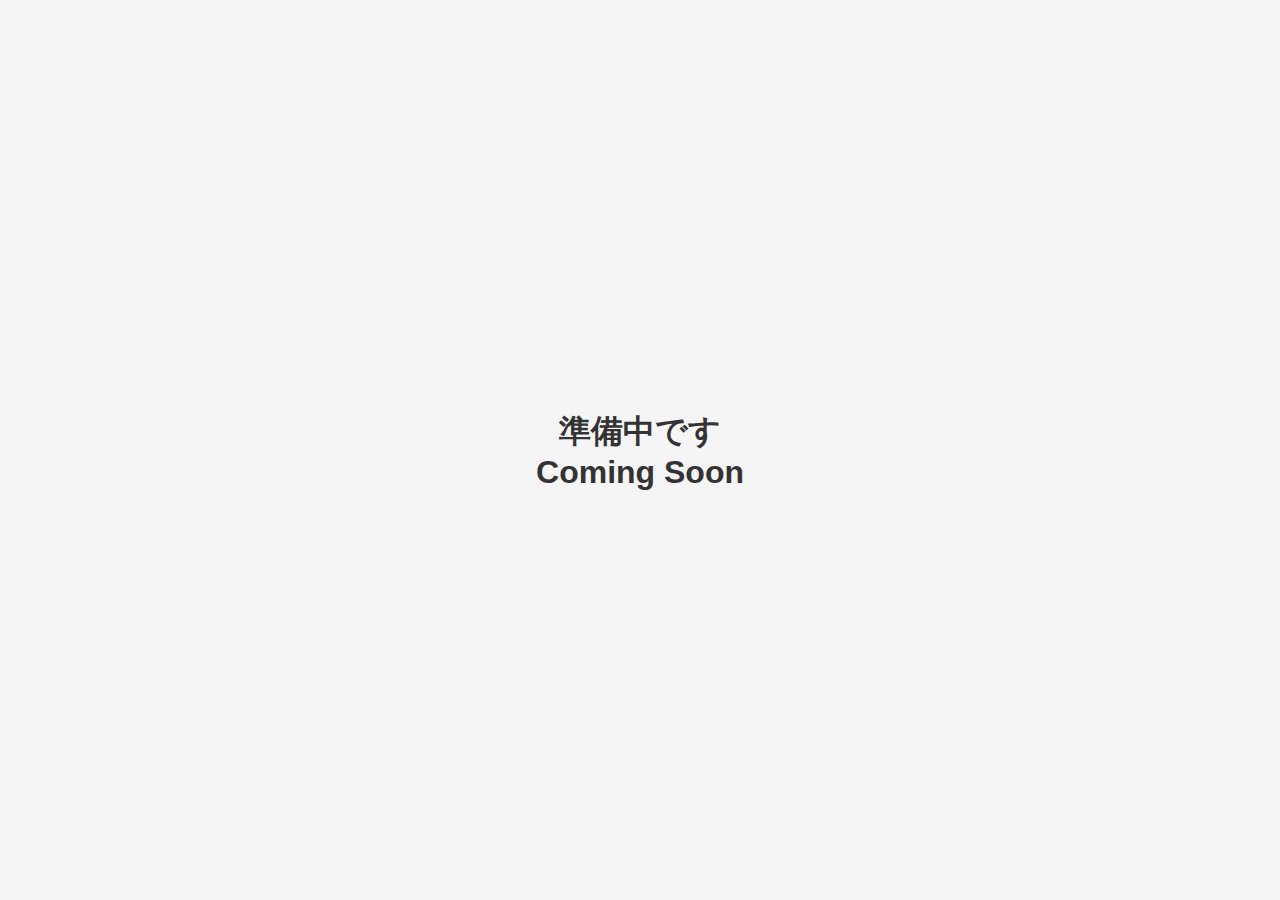
<file: contact.html>
<!DOCTYPE html>
<html lang="ja">
<head>
  <meta charset="UTF-8">
  <title>準備中 / Coming Soon</title>
  <style>
    body {
      display: flex;
      justify-content: center;
      align-items: center;
      height: 100vh;
      margin: 0;
      font-family: sans-serif;
      background: #f5f5f5;
      color: #333;
      text-align: center;
    }
  </style>
</head>
<body>
  <div>
    <h1>準備中です<br>Coming Soon</h1>
  </div>
</body>
</html>
</file>
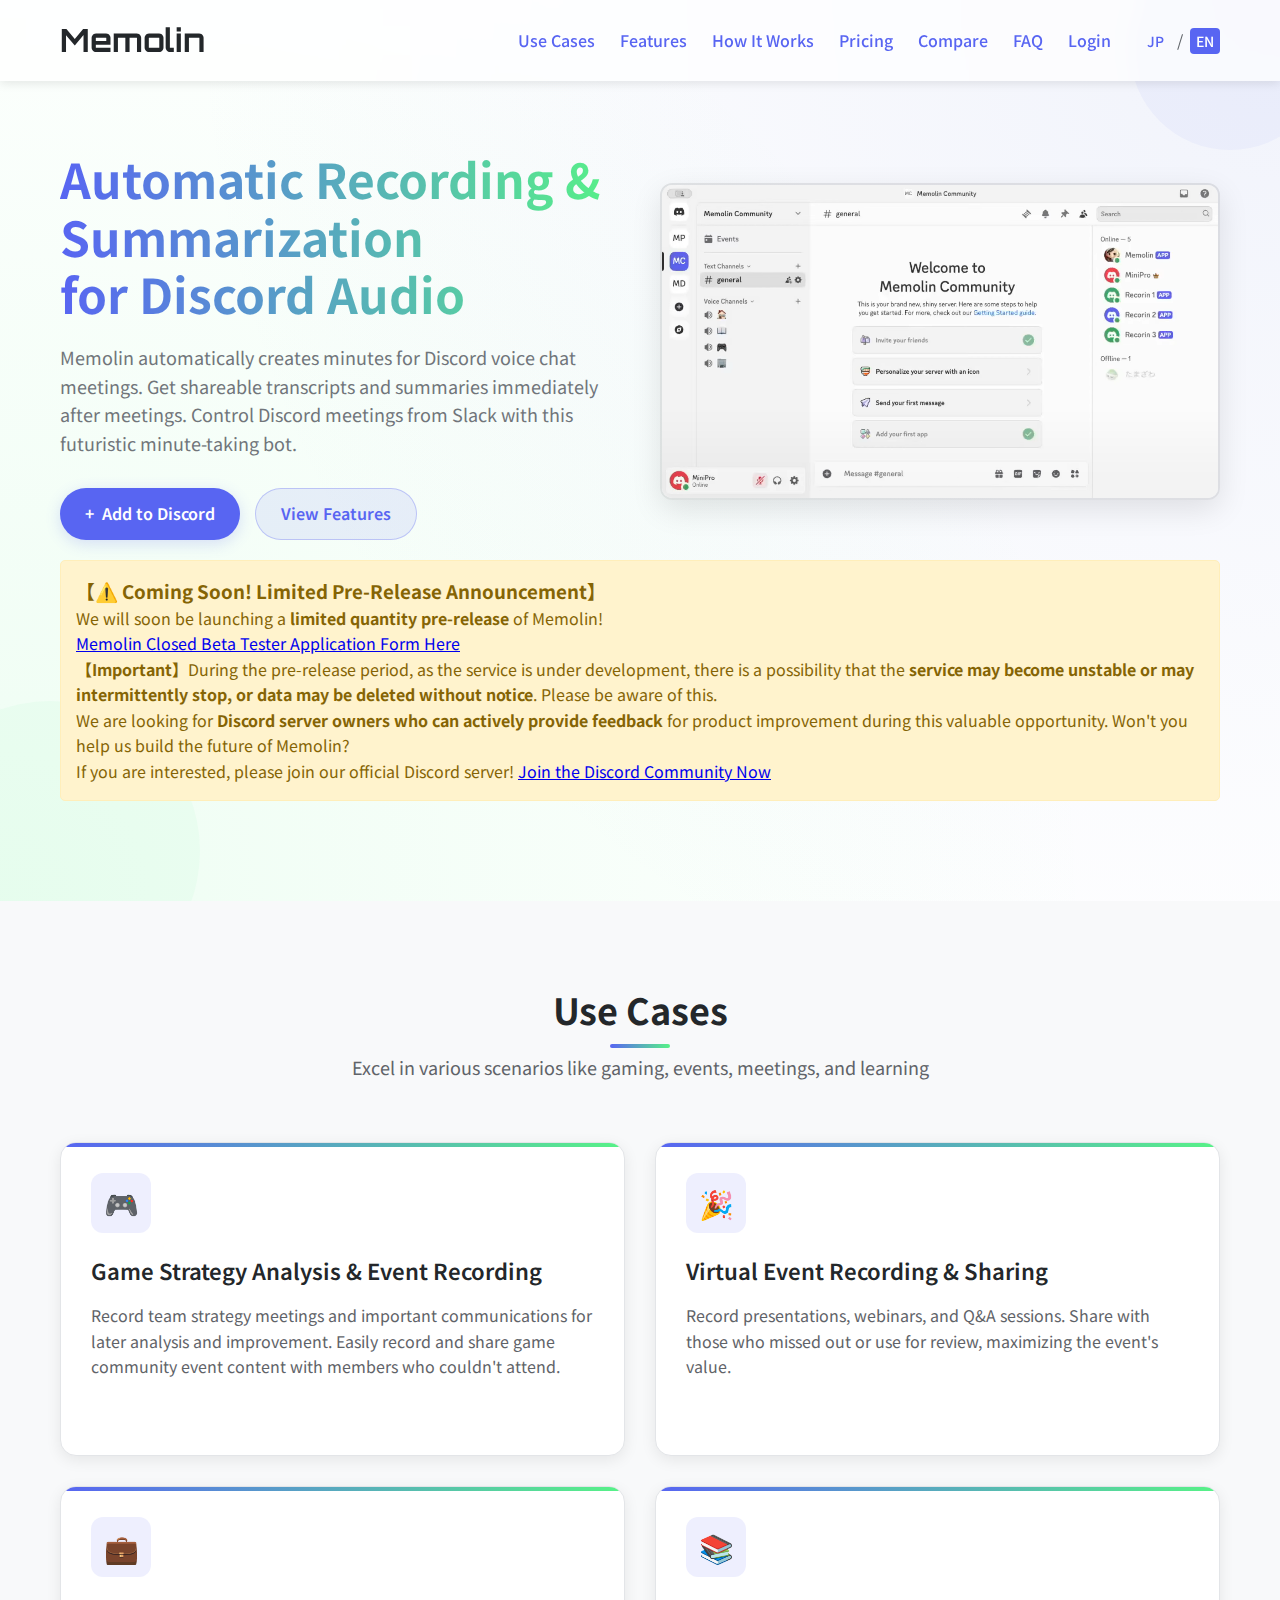
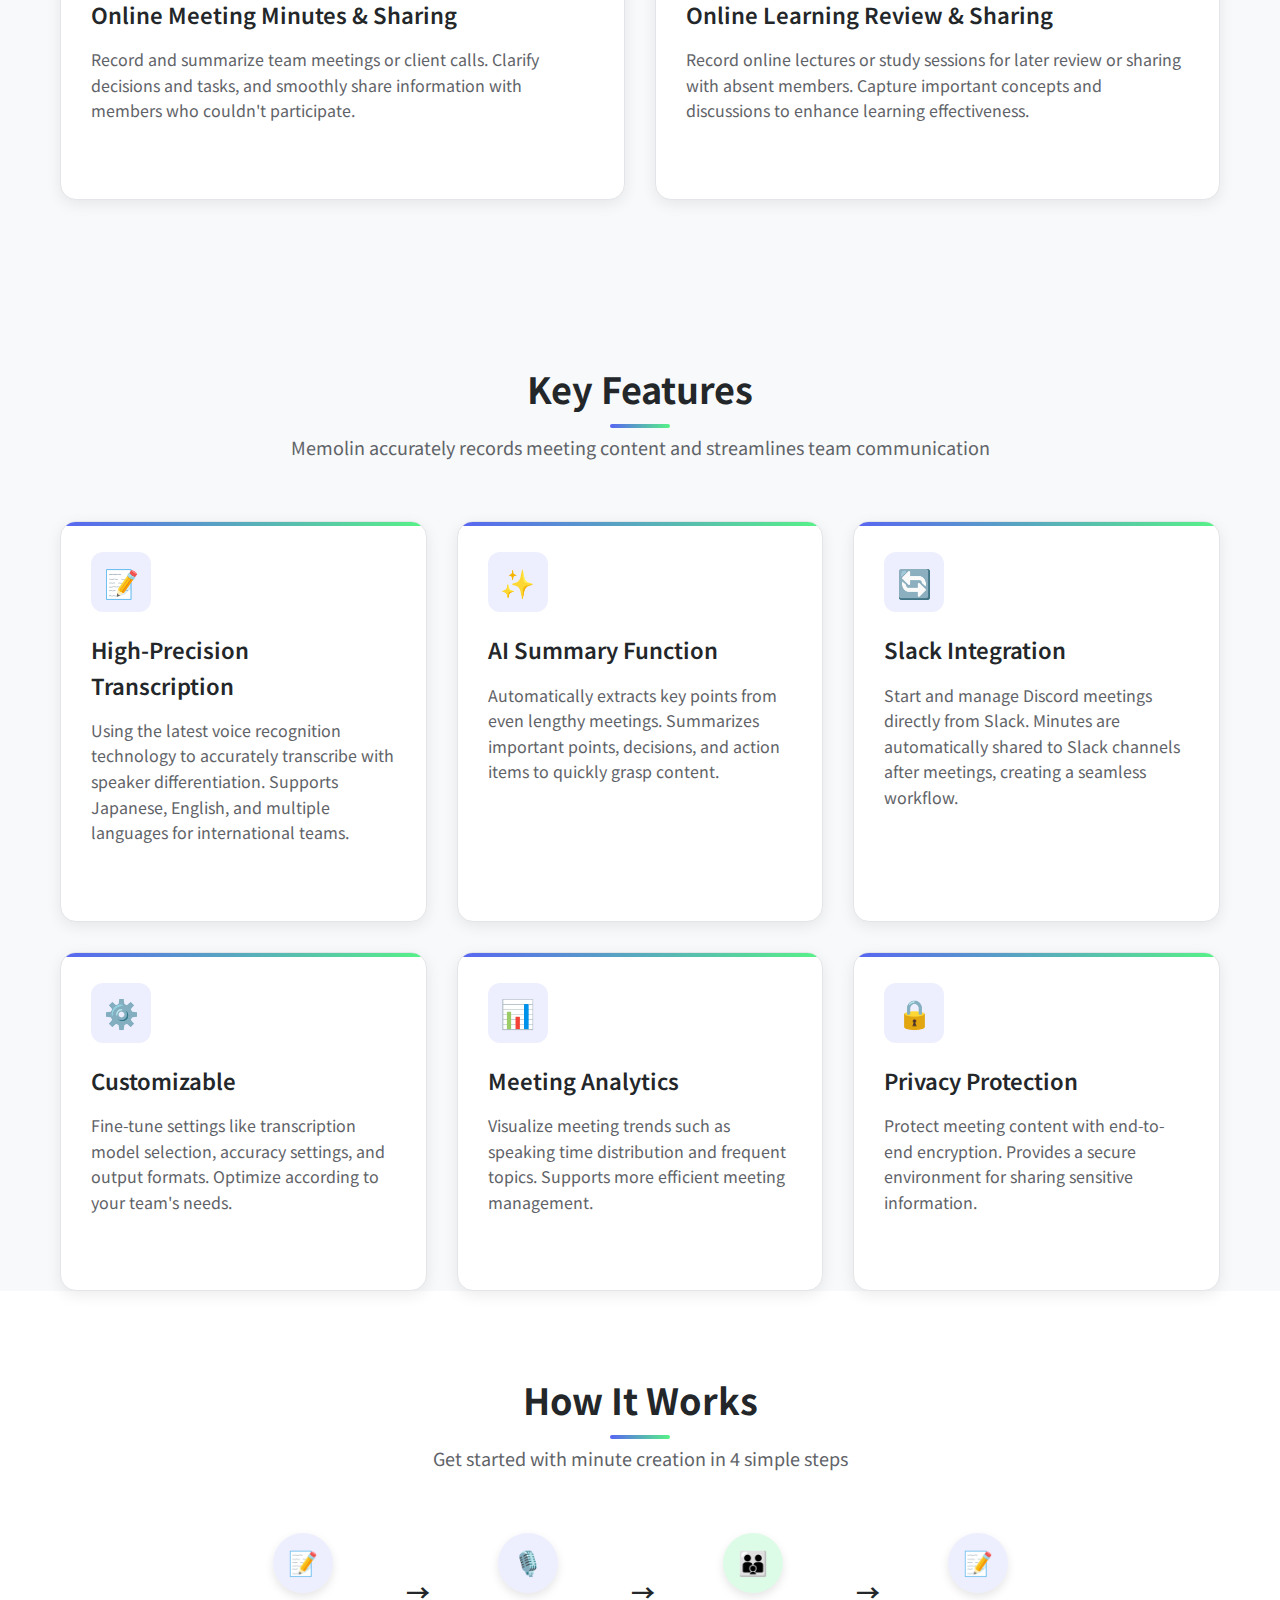
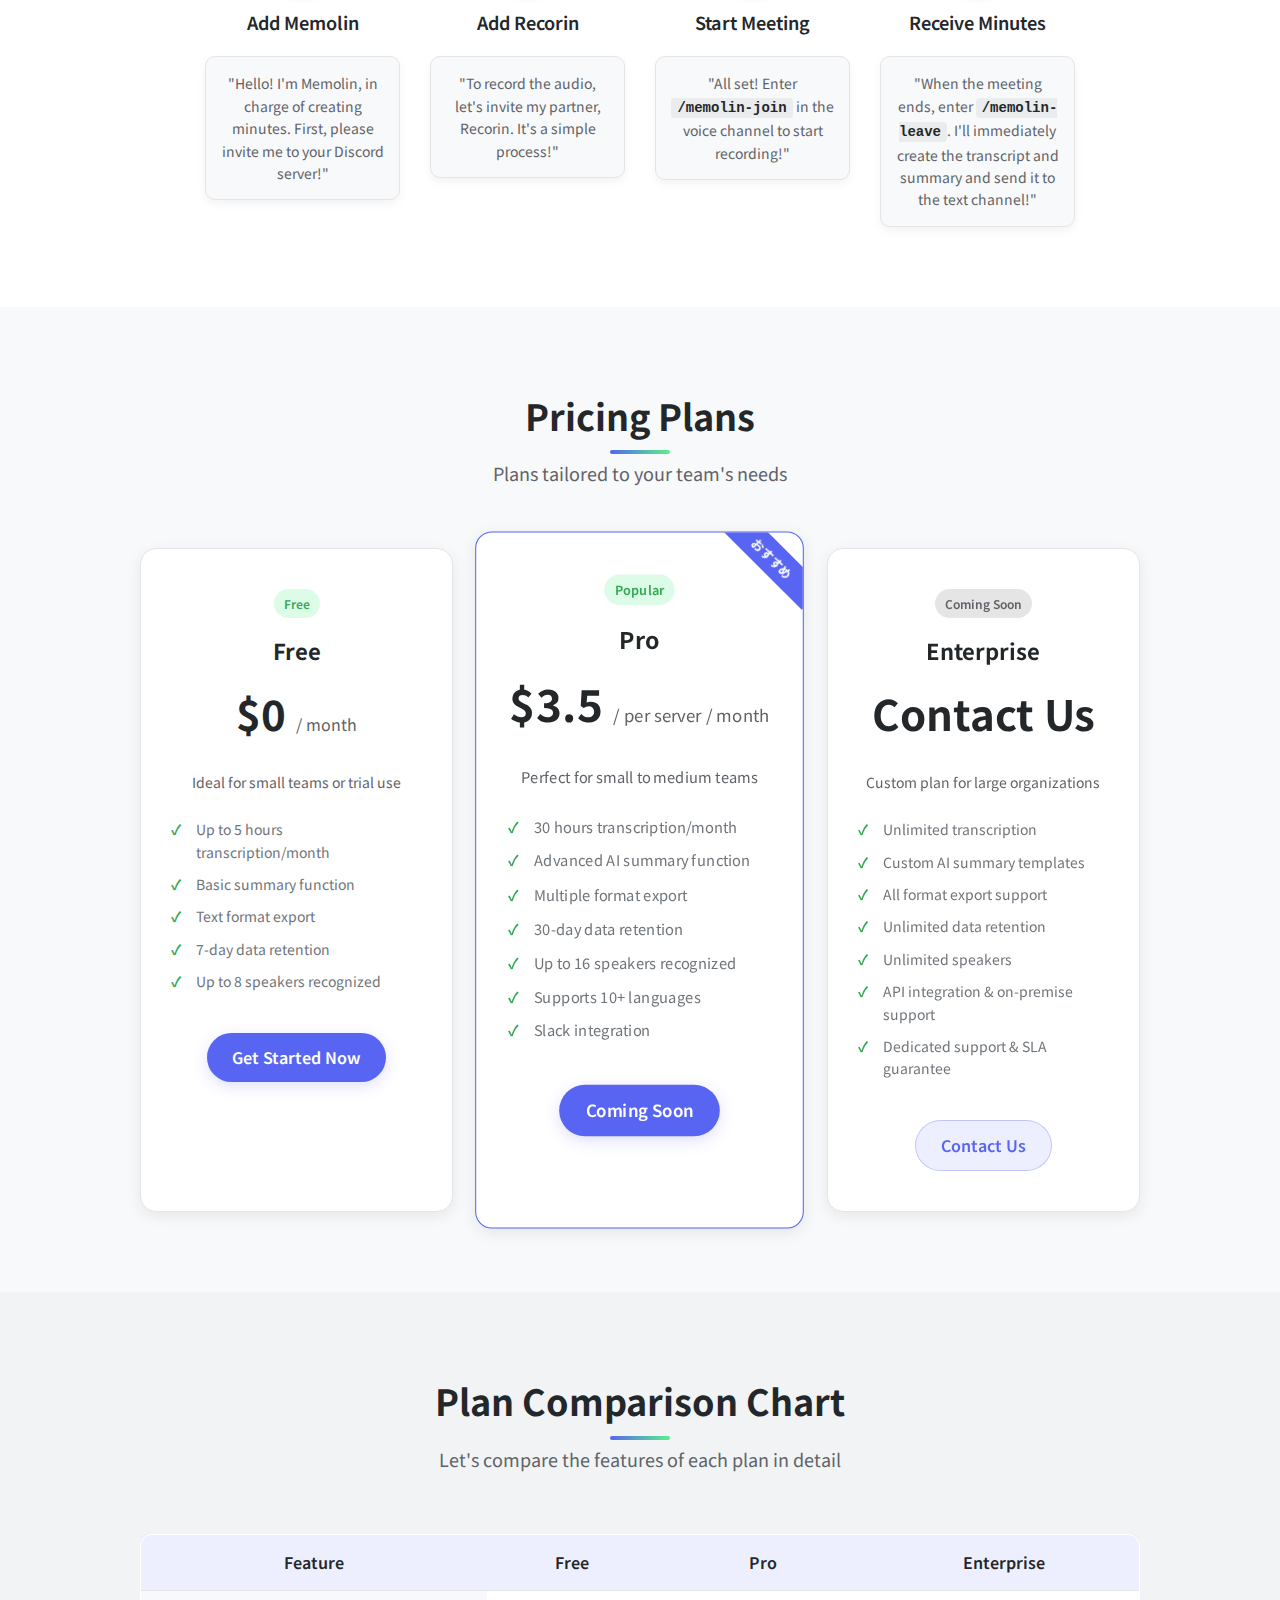
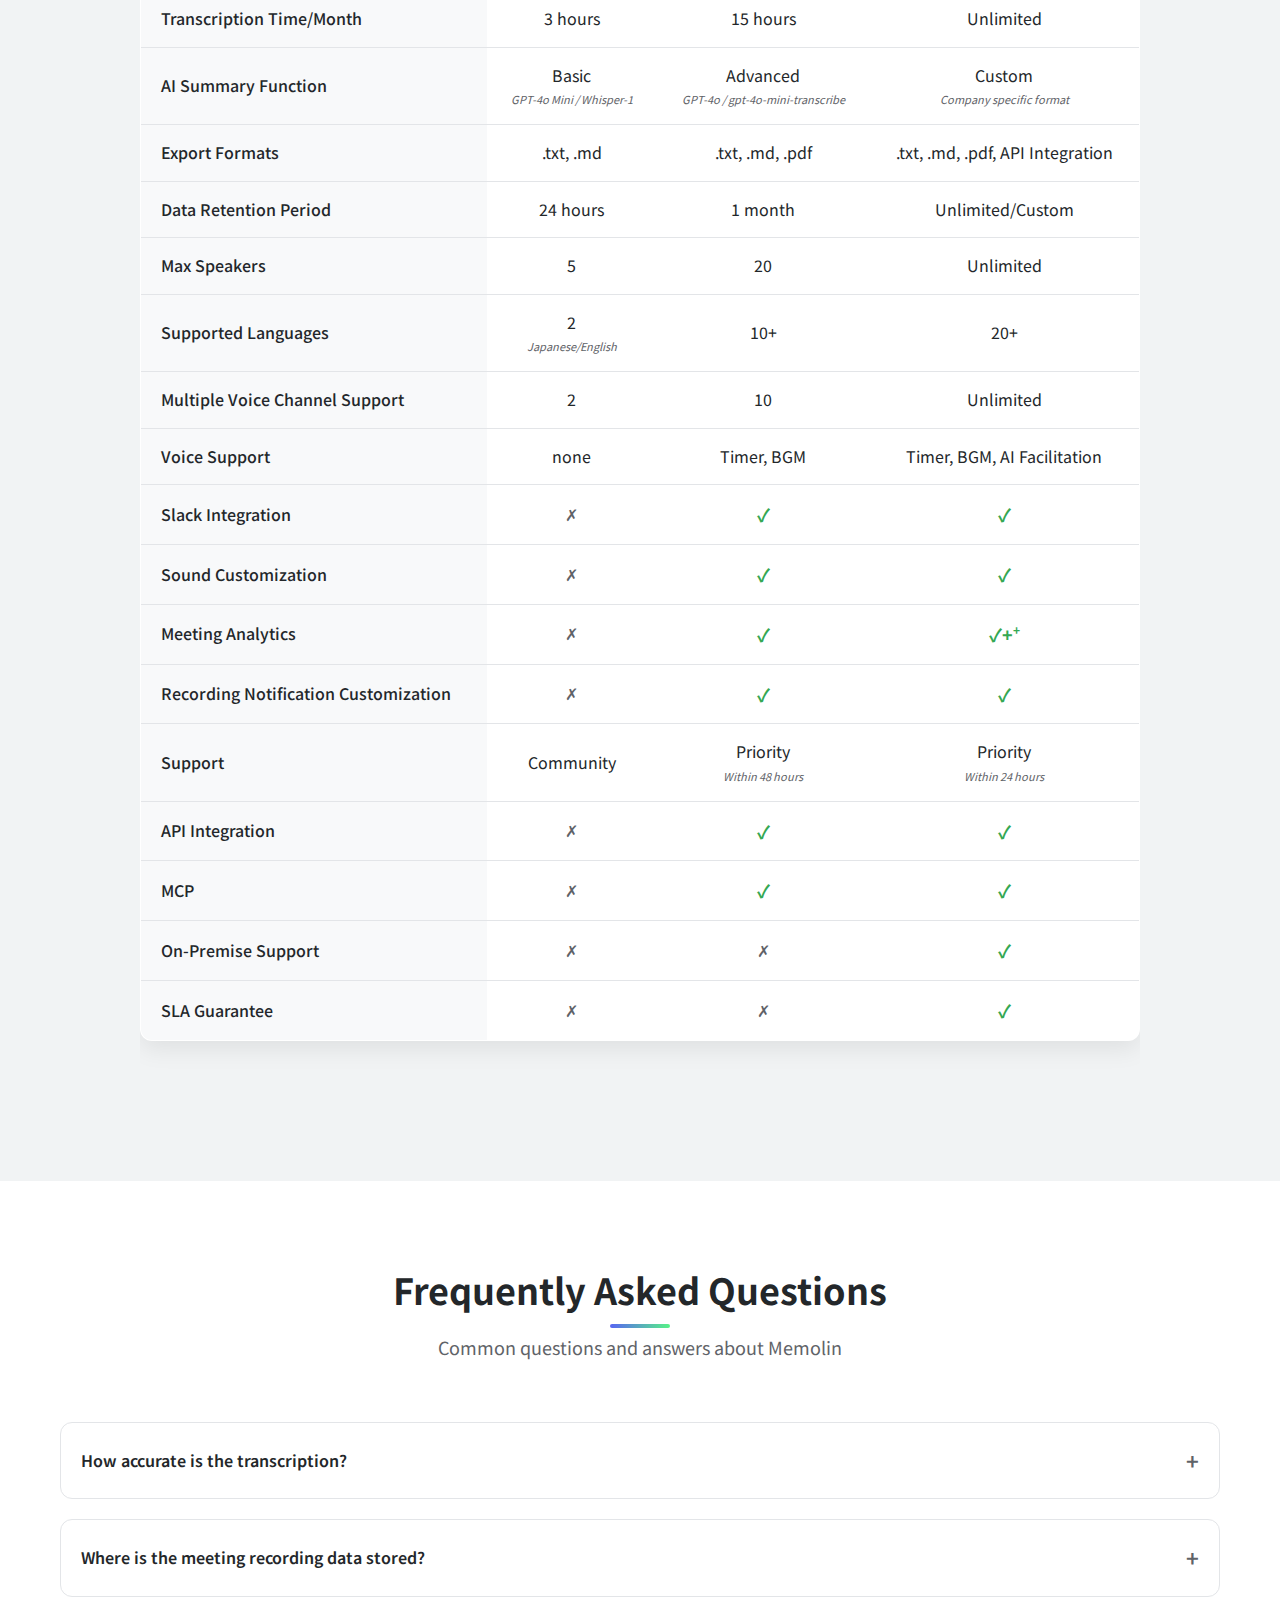
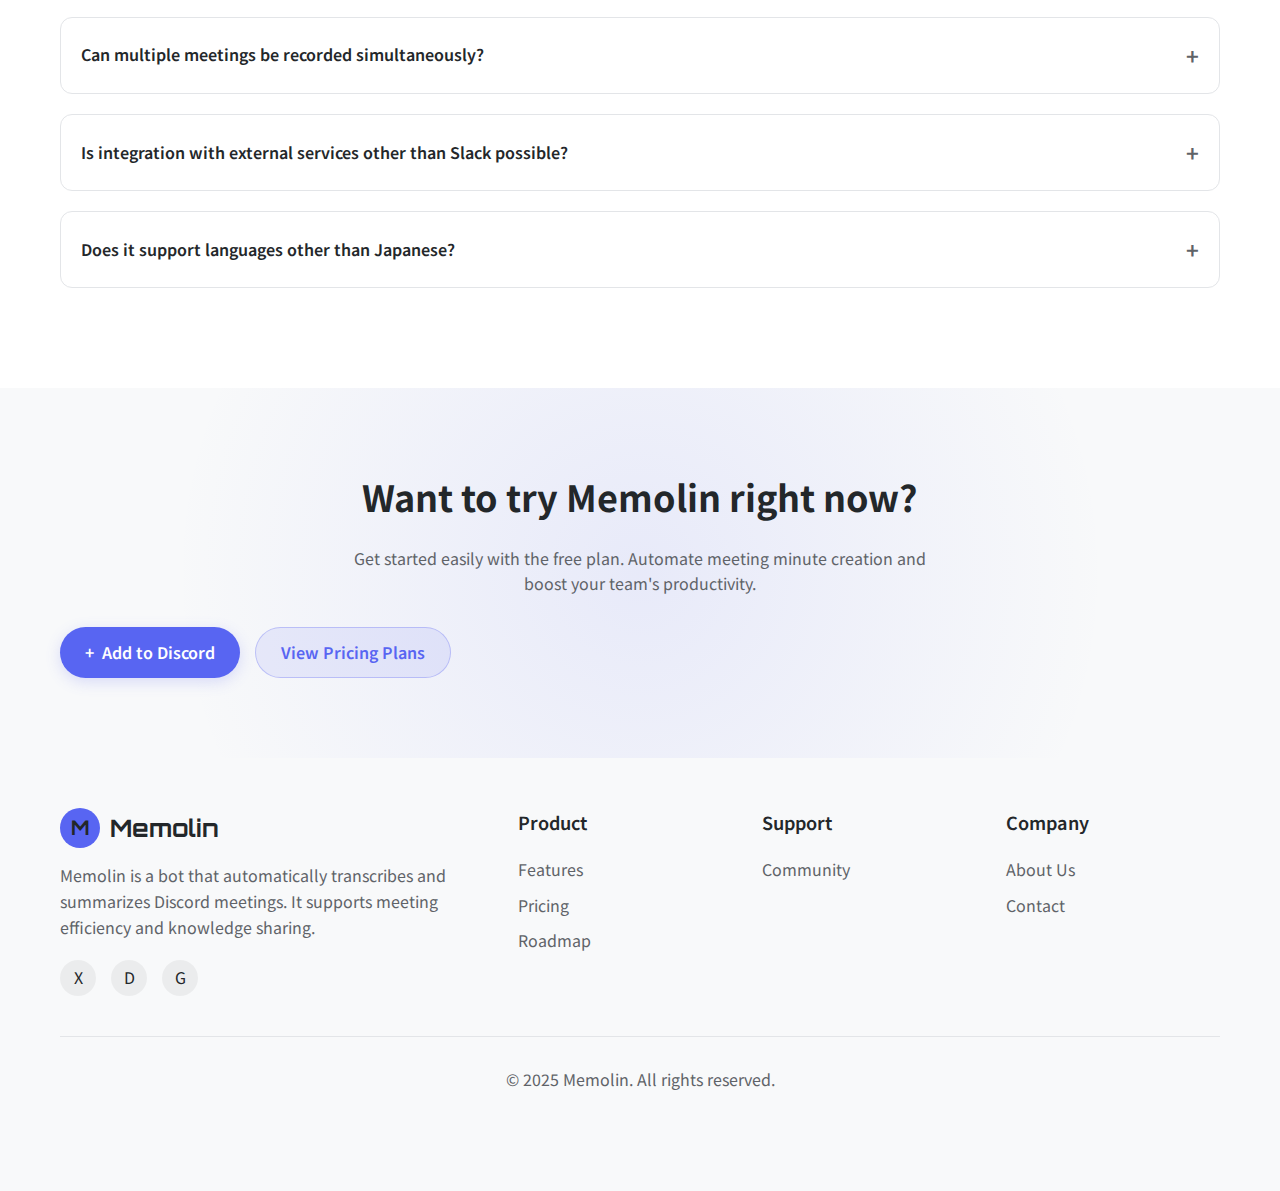
<file: index.en.html>
<!DOCTYPE html>
<html lang="en">
<head>
    <meta charset="UTF-8">
    <meta name="viewport" content="width=device-width, initial-scale=1.0">
    <title>Memolin - Automatic Meeting Minutes for Discord</title>
    <link rel="preconnect" href="https://fonts.googleapis.com">
    <link rel="preconnect" href="https://fonts.gstatic.com" crossorigin>
    <link href="https://fonts.googleapis.com/css2?family=Noto+Sans+JP:wght@400;500;700&family=Orbitron:wght@500;700&display=swap" rel="stylesheet">
    <link rel="stylesheet" href="style.css">
    <!-- Google tag (gtag.js) -->
    <script async src="https://www.googletagmanager.com/gtag/js?id=G-QP14QQK4D8"></script>
    <script>
    window.dataLayer = window.dataLayer || [];
    function gtag(){dataLayer.push(arguments);}
    gtag('js', new Date());

    gtag('config', 'G-QP14QQK4D8');
    </script>
</head>
<body>
    <header>

        <div class="container">
            <div class="header-inner">
                <a href="#" class="logo">
                    <!-- <div class="logo-icon">M</div> -->
                    Memolin
                </a>
                <div class="mobile-menu">
                    <div></div>
                    <div></div>
                    <div></div>
                </div>
                <nav>
                    <ul>
                        <li><a href="#use-cases">Use Cases</a></li>
                        <li><a href="#features">Features</a></li>
                        <li><a href="#how-it-works">How It Works</a></li>
                        <li><a href="#pricing">Pricing</a></li>
                        <li><a href="#pricing-compare">Compare</a></li>
                        <li><a href="#faq">FAQ</a></li>
                        <li><a href="https://member.memolin.app/">Login</a></li>
                        <li class="lang-switch">
                            <a href="index.html">JP</a>
                            <span class="lang-divider">/</span>
                            <a href="index.en.html" class="active">EN</a>
                        </li>
                    </ul>
                </nav>
            </div>
        </div>
    </header>

    <main>
        <section class="hero">
            <div class="container">
                <div class="hero-content">
                    <div class="hero-text">
                        <h1>Automatic Recording & Summarization<br>for Discord Audio</h1>
                        <p class="hero-description">Memolin automatically creates minutes for Discord voice chat meetings. Get shareable transcripts and summaries immediately after meetings. Control Discord meetings from Slack with this futuristic minute-taking bot.</p>
                        <div class="cta-buttons">
                            <a href="https://discord.com/oauth2/authorize?client_id=1351947901382955144" class="button button-primary">
                                <span class="button-icon">+</span>
                                Add to Discord
                            </a>
                            <a href="#features" class="button button-secondary">View Features</a>
                        </div>
                    </div>
                    <div class="hero-image">
                        <video autoplay loop muted controls>
                            <source src="./assets/memolin_introduction_en.webm" type="video/webm">
                            <source src="./assets/memolin_introduction_en.mp4" type="video/mp4">
                            Introduction video for Memolin, which automatically records and summarizes Discord meetings.
                        </video>
                    </div>
                </div>
                <div class="pre-release-caution" style="background-color: #fff3cd; border: 1px solid #ffeeba; padding: 15px; margin-top: 20px; border-radius: 5px; color: #856404;">
                <h3 style="margin-top: 0; font-weight: bold;">【⚠️ Coming Soon! Limited Pre-Release Announcement】</h3>
                <p>We will soon be launching a <strong>limited quantity pre-release</strong> of Memolin!</p>
                <p><a href="https://forms.gle/S8zJfULLtYSop38c8">Memolin Closed Beta Tester Application Form Here</a></p>
                <p><strong>【Important】</strong>During the pre-release period, as the service is under development, there is a possibility that the <strong>service may become unstable or may intermittently stop, or data may be deleted without notice</strong>. Please be aware of this.</p>
                <p>We are looking for <strong>Discord server owners who can actively provide feedback</strong> for product improvement during this valuable opportunity. Won't you help us build the future of Memolin?</p>
                <p style="margin-bottom: 0;">If you are interested, please join our official Discord server! <a href="https://discord.gg/TRazr7rfdV">Join the Discord Community Now</a></p>
                <!-- TODO: Insert Discord invite link later -->
                <!-- <a href="YOUR_DISCORD_INVITE_LINK" class="button" style="background-color: #ffc107; color: #212529; border: none; margin-top: 10px;">Join Discord Server</a> -->
                </div>
            </div>
    </section>

    <section class="use-cases" id="use-cases">
        <div class="container">
            <div class="section-title">
                <h2>Use Cases</h2>
                <p>Excel in various scenarios like gaming, events, meetings, and learning</p>
            </div>
            <div class="use-cases-grid">
                <div class="feature-card"> <!-- Reusing feature-card style -->
                    <div class="feature-icon">🎮</div>
                    <h3>Game Strategy Analysis & Event Recording</h3>
                    <p>Record team strategy meetings and important communications for later analysis and improvement. Easily record and share game community event content with members who couldn't attend.</p>
                </div>
                <div class="feature-card">
                    <div class="feature-icon">🎉</div>
                    <h3>Virtual Event Recording & Sharing</h3>
                    <p>Record presentations, webinars, and Q&A sessions. Share with those who missed out or use for review, maximizing the event's value.</p>
                </div>
                <div class="feature-card">
                    <div class="feature-icon">💼</div>
                    <h3>Online Meeting Minutes & Sharing</h3>
                    <p>Record and summarize team meetings or client calls. Clarify decisions and tasks, and smoothly share information with members who couldn't participate.</p>
                </div>
                <div class="feature-card">
                    <div class="feature-icon">📚</div>
                    <h3>Online Learning Review & Sharing</h3>
                    <p>Record online lectures or study sessions for later review or sharing with absent members. Capture important concepts and discussions to enhance learning effectiveness.</p>
                </div>
            </div>
        </div>
    </section>

    <section class="features" id="features">
        <div class="container">
            <div class="section-title">
                <h2>Key Features</h2>
                <p>Memolin accurately records meeting content and streamlines team communication</p>
            </div>
            <div class="features-grid">
                <div class="feature-card">
                    <div class="feature-icon">📝</div>
                    <h3>High-Precision Transcription</h3>
                    <p>Using the latest voice recognition technology to accurately transcribe with speaker differentiation. Supports Japanese, English, and multiple languages for international teams.</p>
                </div>
                <div class="feature-card">
                    <div class="feature-icon">✨</div>
                    <h3>AI Summary Function</h3>
                    <p>Automatically extracts key points from even lengthy meetings. Summarizes important points, decisions, and action items to quickly grasp content.</p>
                </div>
                <div class="feature-card">
                    <div class="feature-icon">🔄</div>
                    <h3>Slack Integration</h3>
                    <p>Start and manage Discord meetings directly from Slack. Minutes are automatically shared to Slack channels after meetings, creating a seamless workflow.</p>
                </div>
                <div class="feature-card">
                    <div class="feature-icon">⚙️</div>
                    <h3>Customizable</h3>
                    <p>Fine-tune settings like transcription model selection, accuracy settings, and output formats. Optimize according to your team's needs.</p>
                </div>
                <div class="feature-card">
                    <div class="feature-icon">📊</div>
                    <h3>Meeting Analytics</h3>
                    <p>Visualize meeting trends such as speaking time distribution and frequent topics. Supports more efficient meeting management.</p>
                </div>
                <div class="feature-card">
                    <div class="feature-icon">🔒</div>
                    <h3>Privacy Protection</h3>
                    <p>Protect meeting content with end-to-end encryption. Provides a secure environment for sharing sensitive information.</p>
                </div>
            </div>
        </div>
    
    <section class="how-it-works" id="how-it-works">
        <div class="container">
            <div class="section-title">
                <h2>How It Works</h2>
                <p>Get started with minute creation in 4 simple steps</p>
            </div>
            <div class="steps">
                <div class="step">
                    <div class="step-icon memolin">📝</div>
                    <h3>Add Memolin</h3>
                    <p class="step-description">"Hello! I'm Memolin, in charge of creating minutes. First, please invite me to your Discord server!"</p>
                </div>
                <div class="step">
                    <div class="step-icon memolin">🎙️</div>
                    <h3>Add Recorin</h3>
                    <p class="step-description">"To record the audio, let's invite my partner, Recorin. It's a simple process!"</p>
                </div>
                <div class="step">
                    <div class="step-icon recorin">🧑‍🧑‍🧒</div>
                    <h3>Start Meeting</h3>
                    <p class="step-description">"All set! Enter <code>/memolin-join</code> in the voice channel to start recording!"</p>
                </div>
                <div class="step">
                    <div class="step-icon memolin">📝</div>
                    <h3>Receive Minutes</h3>
                    <p class="step-description">"When the meeting ends, enter <code>/memolin-leave</code>. I'll immediately create the transcript and summary and send it to the text channel!"</p>
                </div>
            </div>
        </div>
    </section>

    <section class="pricing" id="pricing">
        <div class="container">
            <div class="section-title">
                <h2>Pricing Plans</h2>
                <p>Plans tailored to your team's needs</p>
            </div>
            <div class="pricing-cards">
                <div class="pricing-card">
                    <div class="pricing-badge">Free</div>
                    <div class="pricing-name">Free</div>
                    <div class="pricing-price">$0 <span>/ month</span></div>
                    <p class="pricing-description">Ideal for small teams or trial use</p>
                    <ul class="pricing-features">
                        <li>Up to 5 hours transcription/month</li>
                        <li>Basic summary function</li>
                        <li>Text format export</li>
                        <li>7-day data retention</li>
                        <li>Up to 8 speakers recognized</li>
                    </ul>
                    <a href="#" class="button button-primary">Get Started Now</a>
                </div>
    
                <div class="pricing-card featured">
                    <div class="pricing-badge">Popular</div>
                    <div class="pricing-name">Pro</div>
                    <div class="pricing-price">$3.5 <span>/ per server / month</span></div>
                    <p class="pricing-description">Perfect for small to medium teams</p>
                    <ul class="pricing-features">
                        <li>30 hours transcription/month</li>
                        <li>Advanced AI summary function</li>
                        <li>Multiple format export</li>
                        <li>30-day data retention</li>
                        <li>Up to 16 speakers recognized</li>
                        <li>Supports 10+ languages</li>
                        <li>Slack integration</li>
                    </ul>
                    <a href="#" class="button button-primary">Coming Soon</a>
                </div>
    
                <div class="pricing-card">
                    <div class="pricing-badge coming-soon">Coming Soon</div>
                    <div class="pricing-name">Enterprise</div>
                    <div class="pricing-price">Contact Us</div>
                    <p class="pricing-description">Custom plan for large organizations</p>
                    <ul class="pricing-features">
                        <li>Unlimited transcription</li>
                        <li>Custom AI summary templates</li>
                        <li>All format export support</li>
                        <li>Unlimited data retention</li>
                        <li>Unlimited speakers</li>
                        <li>API integration & on-premise support</li>
                        <li>Dedicated support & SLA guarantee</li>
                    </ul>
                    <a href="#" class="button button-secondary">Contact Us</a>
                </div>
            </div>
        </div>
    </section>

    <section class="pricing-compare" id="pricing-compare">
        <div class="container">
            <div class="section-title">
                <h2>Plan Comparison Chart</h2>
                <p>Let's compare the features of each plan in detail</p>
            </div>
            <div class="table-container">
                <table class="pricing-table">
                    <thead>
                        <tr>
                            <th>Feature</th>
                            <th>Free</th>
                            <th>Pro</th>
                            <th>Enterprise</th>
                        </tr>
                    </thead>
                    <tbody>
                        <tr>
                            <td>Transcription Time/Month</td>
                            <td>3 hours</td>
                            <td>15 hours</td>
                            <td>Unlimited</td>
                        </tr>
                        <tr>
                            <td>AI Summary Function</td>
                            <td>Basic<br><span class="table-hint">GPT-4o Mini / Whisper-1</span></td>
                            <td>Advanced<br><span class="table-hint">GPT-4o / gpt-4o-mini-transcribe</span></td>
                            <td>Custom<br><span class="table-hint">Company specific format</span></td>
                        </tr>
                        <tr>
                            <td>Export Formats</td>
                            <td>.txt, .md</td>
                            <td>.txt, .md, .pdf</td>
                            <td>.txt, .md, .pdf, API Integration</td>
                        </tr>
                        <tr>
                            <td>Data Retention Period</td>
                            <td>24 hours</td>
                            <td>1 month</td>
                            <td>Unlimited/Custom</td>
                        </tr>
                        <tr>
                            <td>Max Speakers</td>
                            <td>5</td>
                            <td>20</td>
                            <td>Unlimited</td>
                        </tr>
                        <tr>
                            <td>Supported Languages</td>
                            <td>2<br><span class="table-hint">Japanese/English</span></td>
                            <td>10+</td>
                            <td>20+</td>
                        </tr>
                        <tr>
                           <td>Multiple Voice Channel Support</td>
                           <td>2</td>
                           <td>10</td>
                           <td>Unlimited</td>
                        </tr>
                        <tr>
                           <td>Voice Support</td>
                           <td>none</td>
                           <td>Timer, BGM</td>
                           <td>Timer, BGM, AI Facilitation</td>
                        </tr>
                        <tr>
                            <td>Slack Integration</td>
                            <td><span class="no-check">✗</span></td>
                            <td><span class="check">✓</span></td>
                            <td><span class="check">✓</span></td>
                        </tr>
                        <tr>
                            <td>Sound Customization</td>
                            <td><span class="no-check">✗</span></td>
                            <td><span class="check">✓</span></td>
                            <td><span class="check">✓</span></td>
                        </tr>
                        <tr>
                            <td>Meeting Analytics</td>
                            <td><span class="no-check">✗</span></td>
                            <td><span class="check">✓</span></td>
                            <td><span class="check-plus">✓+</span></td>
                        </tr>
                        <tr>
                            <td>Recording Notification Customization</td>
                            <td><span class="no-check">✗</span></td>
                            <td><span class="check">✓</span></td>
                            <td><span class="check">✓</span></td>
                        </tr>
                        <tr>
                            <td>Support</td>
                            <td>Community</td>
                            <td>Priority<br><span class="table-hint">Within 48 hours</span></td>
                            <td>Priority<br><span class="table-hint">Within 24 hours</span></td>
                        </tr>
                        <tr>
                            <td>API Integration</td>
                            <td><span class="no-check">✗</span></td>
                            <td><span class="check">✓</span></td>
                            <td><span class="check">✓</span></td>
                        </tr>
                        <tr>
                            <td>MCP</td>
                            <td><span class="no-check">✗</span></td>
                            <td><span class="check">✓</span></td>
                            <td><span class="check">✓</span></td>
                        </tr>
                        <tr>
                            <td>On-Premise Support</td>
                            <td><span class="no-check">✗</span></td>
                            <td><span class="no-check">✗</span></td>
                            <td><span class="check">✓</span></td>
                        </tr>
                        <tr>
                            <td>SLA Guarantee</td>
                            <td><span class="no-check">✗</span></td>
                            <td><span class="no-check">✗</span></td>
                            <td><span class="check">✓</span></td>
                        </tr>
                    </tbody>
                </table>
            </div>
        </div>
    </section>

    <section class="faq" id="faq">
        <div class="container">
            <div class="section-title">
                <h2>Frequently Asked Questions</h2>
                <p>Common questions and answers about Memolin</p>
            </div>
            <div class="faq-list">
                <div class="faq-item">
                    <div class="faq-question" aria-expanded="false">How accurate is the transcription?</div>
                    <div class="faq-answer">
                        Memolin uses the latest voice recognition technology and achieves over 95% accuracy in clear audio environments. Accuracy may vary depending on speaker voice quality, accent, and background noise.
                    </div>
                </div>
                <div class="faq-item">
                    <div class="faq-question" aria-expanded="false">Where is the meeting recording data stored?</div>
                    <div class="faq-answer">
                        Meeting audio data is temporarily stored in secure cloud storage with end-to-end encryption. After transcription is complete, it is stored for a period according to the plan: 7 days for the Free plan and 30 days for the Pro plan.
                    </div>
                </div>
                <div class="faq-item">
                    <div class="faq-question" aria-expanded="false">Can multiple meetings be recorded simultaneously?</div>
                    <div class="faq-answer">
                        Yes, Memolin can record meetings in multiple voice channels simultaneously. Just run the recording command in different voice channels within the server. The number of concurrent channels depends on the plan (Free: 1, Pro: 3, Enterprise: Unlimited).
                    </div>
                </div>
                <div class="faq-item">
                    <div class="faq-question" aria-expanded="false">Is integration with external services other than Slack possible?</div>
                    <div class="faq-answer">
                        Currently, only Slack integration is offered, but we plan to integrate with major services like Notion, Google Workspace, and Microsoft Teams in the future. Custom API integration is also available for Enterprise plans.
                    </div>
                </div>
                <div class="faq-item">
                    <div class="faq-question" aria-expanded="false">Does it support languages other than Japanese?</div>
                    <div class="faq-answer">
                        Yes, Memolin supports over 20 languages including English, Chinese, Korean, in addition to Japanese. If multiple languages are used during a meeting, each language will be recognized and transcribed.
                    </div>
                </div>
            </div>
        </div>
    </section>

    <section class="cta">
        <div class="container">
            <h2>Want to try Memolin right now?</h2>
            <p>Get started easily with the free plan. Automate meeting minute creation and boost your team's productivity.</p>
            <div class="cta-buttons">
                <a href="https://discord.com/oauth2/authorize?client_id=1351947901382955144" class="button button-primary">
                    <span class="button-icon">+</span>
                    Add to Discord
                </a>
                <a href="#pricing" class="button button-secondary">View Pricing Plans</a>
            </div>
        </div>
    </section>

    <footer>
        <div class="container">
            <div class="footer-content">
                <div class="footer-info">
                    <div class="footer-logo">
                        <div class="logo-icon">M</div>
                        Memolin
                    </div>
                    <p class="footer-description">
                        Memolin is a bot that automatically transcribes and summarizes Discord meetings.
                        It supports meeting efficiency and knowledge sharing.
                    </p>
                    <div class="social-links">
                        <a href="https://x.com/memolin_app" class="social-link" aria-label="X (formerly Twitter)">X</a>
                        <a href="https://discord.gg/TRazr7rfdV" class="social-link" aria-label="Discord">D</a>
                        <a href="https://github.com/srea/" class="social-link" aria-label="GitHub">G</a>
                    </div>
                </div>
                <div class="footer-links">
                    <h3>Product</h3>
                    <ul>
                        <li><a href="#features">Features</a></li>
                        <li><a href="#pricing">Pricing</a></li>
                        <li><a href="https://github.com/users/srea/projects/4">Roadmap</a></li>
                        <!-- <li><a href="#">Release Notes</a></li> -->
                    </ul>
                </div>
                <div class="footer-links">
                    <h3>Support</h3>
                    <ul>
                        <li><a href="https://discord.gg/TRazr7rfdV">Community</a></li>
                    </ul>
                </div>
                <div class="footer-links">
                    <h3>Company</h3>
                    <ul>
                        <li><a href="https://minipro.co/">About Us</a></li>
                        <li><a href="https://forms.gle/GNXTVwRwRb58BYRH9">Contact</a></li>
                    </ul>
                </div>
            </div>
            <div class="copyright">
                &copy; 2025 Memolin. All rights reserved.
            </div>
        </div>
    </footer>
    </main>

    <script src="script.js" defer></script>
</body>
</html>
</file>
<file: style.css>
/* Default Dark Theme Variables */
:root {
    --brand-blurple: #5865F2;
    --brand-green: #57F287;
    
    --text-primary: #FFFFFF;
    --text-secondary: #99AAB5;
    --text-tertiary: #E3E5E8;
    --text-link: #99AAB5;
    --text-link-hover: #FFFFFF;
    --text-button-primary: #FFFFFF;
    --text-button-secondary: #FFFFFF;
    --text-heading: #FFFFFF;
    --text-code: #FFFFFF;
    --text-check: #57F287;
    --text-no-check: #99AAB5;
    --text-badge: #57F287;
    --text-badge-coming-soon: #99AAB5;

    --bg-body: linear-gradient(135deg, #36393F 0%, #2F3136 100%);
    --bg-header: rgba(30, 33, 36, 0.7);
    --bg-section-odd: rgba(35, 39, 42, 0.6); /* features, use-cases, pricing */
    --bg-section-even: rgba(30, 33, 36, 0.6); /* how-it-works, faq */
    --bg-section-compare: rgba(30, 33, 36, 0.7);
    --bg-card: linear-gradient(145deg, rgba(47, 49, 54, 0.6), rgba(54, 57, 63, 0.6));
    --bg-card-pricing: linear-gradient(145deg, rgba(47, 49, 54, 0.8), rgba(54, 57, 63, 0.8));
    --bg-table: linear-gradient(145deg, rgba(47, 49, 54, 0.7), rgba(54, 57, 63, 0.7));
    --bg-table-header: rgba(88, 101, 242, 0.2);
    --bg-table-cell-first: rgba(36, 39, 42, 0.3);
    --bg-table-row-hover: rgba(255, 255, 255, 0.03);
    --bg-button-primary: #5865F2;
    --bg-button-primary-hover: #4752c4;
    --bg-button-secondary: rgba(255, 255, 255, 0.1);
    --bg-button-secondary-hover: rgba(255, 255, 255, 0.15);
    --bg-icon: rgba(88, 101, 242, 0.2);
    --bg-icon-memolin: rgba(88, 101, 242, 0.2);
    --bg-icon-recorin: rgba(87, 242, 135, 0.2);
    --bg-step-description: rgba(255, 255, 255, 0.1);
    --bg-code: rgba(0, 0, 0, 0.2);
    --bg-badge: rgba(87, 242, 135, 0.2);
    --bg-badge-coming-soon: rgba(153, 170, 181, 0.2);
    --bg-social-link: rgba(255, 255, 255, 0.1);
    --bg-social-link-hover: #5865F2;
    --bg-footer: #1E2124;
    --bg-hero-gradient-1: rgba(114, 137, 218, 0.3);
    --bg-hero-gradient-2: rgba(87, 242, 135, 0.2);
    --bg-hero-float-1: rgba(88, 101, 242, 0.1);
    --bg-hero-float-2: rgba(87, 242, 135, 0.1);
    --bg-cta-gradient: rgba(88, 101, 242, 0.2);

    --border-card: 1px solid rgba(255, 255, 255, 0.05);
    --border-button-secondary: 1px solid rgba(255, 255, 255, 0.2);
    --border-table: 1px solid rgba(255, 255, 255, 0.05);
    --border-copyright: 1px solid rgba(255, 255, 255, 0.1);
    --border-hero-image: 2px solid rgba(255, 255, 255, 0.1);

    --shadow-header: 0 2px 10px rgba(0, 0, 0, 0.3);
    --shadow-card: 0 8px 24px rgba(0, 0, 0, 0.2);
    --shadow-card-hover: 0 12px 30px rgba(0, 0, 0, 0.25);
    --shadow-button-primary: 0 4px 15px rgba(88, 101, 242, 0.4);
    --shadow-button-primary-hover: 0 7px 20px rgba(88, 101, 242, 0.5);
    --shadow-step-number: 0 4px 10px rgba(88, 101, 242, 0.5);
    --shadow-step-icon: 0 4px 10px rgba(0, 0, 0, 0.3);
    --shadow-step-description: 0 4px 10px rgba(0, 0, 0, 0.1);
    --shadow-table: 0 8px 24px rgba(0, 0, 0, 0.2);
    --shadow-hero-image: 0 10px 30px rgba(0, 0, 0, 0.3);

    --gradient-heading: linear-gradient(90deg, var(--brand-blurple), var(--brand-green));
    --gradient-section-title: linear-gradient(90deg, var(--brand-blurple), var(--brand-green));
    --gradient-card-before: linear-gradient(90deg, var(--brand-blurple), var(--brand-green));

    --discord-darker: #1E2124fa;
}

/* Light Theme Variables */
@media (prefers-color-scheme: light) {
    :root {
        --text-primary: #23272A; /* discord-dark */
        --text-secondary: #5F6368; /* A slightly lighter gray for light mode */
        --text-tertiary: #70757A; /* Another gray shade */
        --text-link: #5865F2; /* brand-blurple */
        --text-link-hover: #4752c4; /* Darker blurple */
        --text-button-primary: #FFFFFF;
        --text-button-secondary: #5865F2; /* brand-blurple */
        --text-heading: #23272A;
        --text-code: #23272A;
        --text-check: #34A853; /* A darker green for better contrast */
        --text-no-check: #5F6368;
        --text-badge: #34A853;
        --text-badge-coming-soon: #5F6368;

        --bg-body: #FFFFFF;
        --bg-header: rgba(255, 255, 255, 0.7);
        --bg-section-odd: #F8F9FA; /* Light gray */
        --bg-section-even: #FFFFFF;
        --bg-section-compare: #F1F3F4; /* Slightly darker gray */
        --bg-card: #FFFFFF;
        --bg-card-pricing: #FFFFFF;
        --bg-table: #FFFFFF;
        --bg-table-header: rgba(88, 101, 242, 0.1); /* Lighter blurple */
        --bg-table-cell-first: #F8F9FA;
        --bg-table-row-hover: rgba(0, 0, 0, 0.03);
        --bg-button-primary: #5865F2;
        --bg-button-primary-hover: #4752c4;
        --bg-button-secondary: rgba(88, 101, 242, 0.1); /* Lighter blurple */
        --bg-button-secondary-hover: rgba(88, 101, 242, 0.15);
        --bg-icon: rgba(88, 101, 242, 0.1);
        --bg-icon-memolin: rgba(88, 101, 242, 0.1);
        --bg-icon-recorin: rgba(87, 242, 135, 0.2); /* Keep green accent */
        --bg-step-description: #F8F9FA;
        --bg-code: rgba(0, 0, 0, 0.05);
        --bg-badge: rgba(87, 242, 135, 0.2);
        --bg-badge-coming-soon: rgba(0, 0, 0, 0.1);
        --bg-social-link: rgba(0, 0, 0, 0.05);
        --bg-social-link-hover: #5865F2;
        --bg-footer: #F8F9FA;
        --bg-hero-gradient-1: rgba(114, 137, 218, 0.1);
        --bg-hero-gradient-2: rgba(87, 242, 135, 0.1);
        --bg-hero-float-1: rgba(88, 101, 242, 0.05);
        --bg-hero-float-2: rgba(87, 242, 135, 0.05);
        --bg-cta-gradient: rgba(88, 101, 242, 0.1);

        --border-card: 1px solid #E3E5E8; /* discord-light-gray */
        --border-button-secondary: 1px solid rgba(88, 101, 242, 0.3);
        --border-table: 1px solid #E3E5E8;
        --border-copyright: 1px solid #E3E5E8;
        --border-hero-image: 2px solid rgba(0, 0, 0, 0.1);

        --shadow-header: 0 2px 10px rgba(0, 0, 0, 0.1);
        --shadow-card: 0 4px 15px rgba(0, 0, 0, 0.08);
        --shadow-card-hover: 0 6px 20px rgba(0, 0, 0, 0.1);
        --shadow-button-primary: 0 4px 15px rgba(88, 101, 242, 0.2);
        --shadow-button-primary-hover: 0 7px 20px rgba(88, 101, 242, 0.3);
        --shadow-step-number: 0 4px 10px rgba(88, 101, 242, 0.3);
        --shadow-step-icon: 0 4px 10px rgba(0, 0, 0, 0.1);
        --shadow-step-description: 0 4px 10px rgba(0, 0, 0, 0.05);
        --shadow-table: 0 8px 24px rgba(0, 0, 0, 0.08);
        --shadow-hero-image: 0 10px 30px rgba(0, 0, 0, 0.1);

        --discord-darker: #fffffffa;
    }
}

html {
    scroll-behavior: smooth;
    scroll-padding-top: 70px; /* Adjusted offset for fixed header */
}

* {
    margin: 0;
    padding: 0;
    box-sizing: border-box;
}

body {
    font-family: 'Noto Sans JP', sans-serif;
    color: var(--text-primary);
    background: var(--bg-body);
    line-height: 1.6;
    transition: background 0.3s, color 0.3s; /* Smooth transition */
}

.container {
    max-width: 1200px;
    margin: 0 auto;
    padding: 0 20px;
}

header {
    background-color: var(--bg-header);
    backdrop-filter: blur(10px);
    position: fixed;
    width: 100%;
    z-index: 100;
    box-shadow: var(--shadow-header);
    transition: background-color 0.3s, box-shadow 0.3s; /* Smooth transition */
}

.header-inner {
    display: flex;
    justify-content: space-between;
    align-items: center;
    padding: 15px 0;
}

.logo {
    display: flex;
    align-items: center;
    font-family: 'Orbitron', sans-serif; /* Apply Orbitron font */
    font-weight: 700;
    font-size: 32px;
    color: var(--text-heading); /* Use heading color */
    text-decoration: none;
}

.logo-icon {
    width: 40px;
    height: 40px;
    background-color: var(--brand-blurple);
    border-radius: 50%;
    margin-right: 10px;
    display: flex;
    align-items: center;
    justify-content: center;
    font-size: 20px;
}

nav ul {
    display: flex;
    list-style: none;
}

nav ul li {
    margin-left: 25px;
}

nav ul li a {
    color: var(--text-link);
    text-decoration: none;
    font-weight: 500;
    transition: color 0.3s;
    font-size: 16px;
}

nav ul li a:hover {
    color: var(--text-link-hover);
}

.mobile-menu {
    display: none;
    cursor: pointer;
}

.mobile-menu div {
    width: 25px;
    height: 3px;
    background-color: var(--text-primary); /* Use primary text color for contrast */
    margin: 5px 0;
    transition: all 0.3s;
}

.hero {
    padding: 150px 0 100px;
    background: radial-gradient(circle at top right, var(--bg-hero-gradient-1), transparent 70%),
                radial-gradient(circle at bottom left, var(--bg-hero-gradient-2), transparent 70%);
    position: relative;
    overflow: hidden;
}

.hero::before {
    content: '';
    position: absolute;
    width: 200px;
    height: 200px;
    background-color: var(--bg-hero-float-1);
    border-radius: 50%;
    top: -50px;
    right: -50px;
    z-index: -1;
    animation: float 15s infinite ease-in-out;
}

.hero::after {
    content: '';
    position: absolute;
    width: 300px;
    height: 300px;
    background-color: var(--bg-hero-float-2);
    border-radius: 50%;
    bottom: -100px;
    left: -100px;
    z-index: -1;
    animation: float 20s infinite ease-in-out reverse;
}

@keyframes float {
    0% { transform: translate(0, 0); }
    50% { transform: translate(30px, 30px); }
    100% { transform: translate(0, 0); }
}

.hero-content {
    display: flex;
    align-items: center;
    justify-content: space-between;
    gap: 40px;
}

.hero-text {
    flex: 1;
}

.hero-image {
    flex: 1;
    position: relative;
}

.hero-image img, .hero-image video {
    width: 100%;
    border-radius: 12px;
    box-shadow: var(--shadow-hero-image);
    border: var(--border-hero-image);
}

h1 {
    font-size: 48px;
    font-weight: 700;
    margin-bottom: 20px;
    line-height: 1.2;
    background: var(--gradient-heading);
    -webkit-background-clip: text;
    -webkit-text-fill-color: transparent;
    background-clip: text;
}

.hero-description {
    font-size: 18px;
    margin-bottom: 30px;
    color: var(--text-tertiary);
}

.cta-buttons {
    display: flex;
    gap: 15px;
    margin-top: 30px;
}

.button {
    display: inline-flex;
    align-items: center;
    justify-content: center;
    padding: 12px 25px;
    border-radius: 40px;
    font-weight: 600;
    text-decoration: none;
    transition: all 0.3s;
    font-size: 16px;
}

.button-primary {
    background-color: var(--bg-button-primary);
    color: var(--text-button-primary);
    box-shadow: var(--shadow-button-primary);
}

.button-primary:hover {
    background-color: var(--bg-button-primary-hover);
    transform: translateY(-2px);
    box-shadow: var(--shadow-button-primary-hover);
}

.button-secondary {
    background-color: var(--bg-button-secondary);
    color: var(--text-button-secondary);
    border: var(--border-button-secondary);
}

.button-secondary:hover {
    background-color: var(--bg-button-secondary-hover);
    transform: translateY(-2px);
}

.button-icon {
    margin-right: 8px;
}

section {
    padding: 80px 0;
}

.section-title {
    text-align: center;
    margin-bottom: 60px;
}

.section-title h2 {
    font-size: 36px;
    font-weight: 700;
    color: var(--text-heading);
    margin-bottom: 15px;
    position: relative;
    display: inline-block;
}

.section-title h2::after {
    content: '';
    position: absolute;
    width: 60px;
    height: 4px;
    background: var(--gradient-section-title);
    bottom: -10px;
    left: 50%;
    transform: translateX(-50%);
    border-radius: 2px;
}

.section-title p {
    color: var(--text-secondary);
    font-size: 18px;
    max-width: 700px;
    margin: 0 auto;
}

.features {
    background-color: var(--bg-section-odd);
    position: relative;
    transition: background-color 0.3s;
}

.feature-card {
    background: var(--bg-card);
    border-radius: 16px;
    padding: 30px;
    margin-bottom: 30px;
    box-shadow: var(--shadow-card);
    transition: transform 0.3s, box-shadow 0.3s, background 0.3s, border 0.3s;
    border: var(--border-card);
    height: 100%;
    position: relative;
    overflow: hidden;
}

.feature-card:hover {
    transform: translateY(-5px);
    box-shadow: var(--shadow-card-hover);
}

.feature-card::before {
    content: '';
    position: absolute;
    top: 0;
    left: 0;
    width: 100%;
    height: 4px;
    background: var(--gradient-card-before);
}

.feature-icon {
    width: 60px;
    height: 60px;
    border-radius: 12px;
    display: flex;
    align-items: center;
    justify-content: center;
    margin-bottom: 20px;
    font-size: 28px;
    background: var(--bg-icon);
    color: var(--brand-blurple); /* Keep brand color */
    transition: background-color 0.3s, color 0.3s;
}

.feature-card h3 {
    font-size: 22px;
    font-weight: 600;
    margin-bottom: 15px;
    color: var(--text-heading);
}

.feature-card p {
    color: var(--text-secondary);
    margin-bottom: 15px;
}

.features-grid {
    display: grid;
    grid-template-columns: repeat(3, 1fr);
    gap: 30px;
}

.use-cases {
    background-color: var(--bg-section-odd); /* Same as features */
    position: relative;
    transition: background-color 0.3s;
}

.use-cases-grid {
    display: grid;
    grid-template-columns: repeat(2, 1fr); /* 2 columns */
    gap: 30px;
}

.how-it-works {
    background-color: var(--bg-section-even);
    transition: background-color 0.3s;
}

.steps {
    display: flex;
    justify-content: space-between;
    max-width: 900px;
    margin: 0 auto;
    position: relative;
}

/* メモリンとレコリンのステップをつなぐ矢印 */
.step {
    position: relative;
}

.step::after {
    content: '→';
    position: absolute;
    top: 40px;
    right: -15px;
    font-size: 24px;
    color: var(--text-primary); /* Use primary text color */
    font-weight: bold;
    z-index: 1; /* 水平線より上に表示 */
}

.step:last-child::after {
    display: none;
}

.step {
    display: flex;
    flex-direction: column;
    align-items: center;
    text-align: center;
    z-index: 1;
    width: 25%;
    padding: 0 15px;
}

.step-number {
    width: 50px;
    height: 50px;
    border-radius: 50%;
    background-color: var(--brand-blurple);
    display: flex;
    align-items: center;
    justify-content: center;
    font-weight: 700;
    font-size: 20px;
    margin-bottom: 20px;
    box-shadow: var(--shadow-step-number);
}

.step h3 {
    font-size: 18px;
    font-weight: 600;
    margin-bottom: 10px;
    color: var(--text-heading);
}

.step p {
    font-size: 14px;
    color: var(--text-secondary);
}

/* キャラクターアイコンスタイル */
.step-icon {
    width: 60px;
    height: 60px;
    border-radius: 50%;
    display: flex;
    align-items: center;
    justify-content: center;
    font-size: 24px;
    margin-bottom: 15px;
    box-shadow: var(--shadow-step-icon);
    transition: background-color 0.3s, color 0.3s, box-shadow 0.3s;
}

.step-icon.memolin {
    background-color: var(--bg-icon-memolin);
    color: var(--brand-blurple); /* Keep brand color */
}

.step-icon.recorin {
    background-color: var(--bg-icon-recorin);
    color: var(--brand-green); /* Keep brand color */
}

.step-description {
    position: relative;
    background: var(--bg-step-description);
    border-radius: 10px;
    padding: 15px;
    margin-top: 10px;
    font-size: 14px;
    color: var(--text-primary);
    box-shadow: var(--shadow-step-description);
    border: var(--border-card); /* Reuse card border */
    transition: background 0.3s, color 0.3s, box-shadow 0.3s, border 0.3s;
}

.step-description code {
    background: var(--bg-code);
    padding: 2px 6px;
    border-radius: 4px;
    font-family: monospace;
    color: var(--text-code);
    font-weight: 600;
    transition: background 0.3s, color 0.3s;
}

.pricing {
    background-color: var(--bg-section-odd);
    transition: background-color 0.3s;
}

.pricing-cards {
    display: grid;
    grid-template-columns: repeat(3, 1fr);
    gap: 30px;
    max-width: 1000px;
    margin: 0 auto;
}

.pricing-card {
    background: var(--bg-card-pricing);
    border-radius: 16px;
    padding: 40px 30px;
    text-align: center;
    box-shadow: var(--shadow-card);
    transition: transform 0.3s, box-shadow 0.3s, background 0.3s, border 0.3s;
    border: var(--border-card);
    position: relative;
    overflow: hidden;
}

.pricing-card.featured {
    transform: scale(1.05);
    border: 1px solid var(--brand-blurple); /* Keep brand color border */
}

.pricing-card.featured::before {
    content: "おすすめ";
    position: absolute;
    top: 10px;
    right: -25px;
    background: var(--brand-blurple);
    color: var(--text-button-primary);
    padding: 5px 30px;
    font-size: 12px;
    transform: rotate(45deg);
    font-weight: 700;
}

.pricing-card:hover {
    transform: translateY(-5px);
    box-shadow: var(--shadow-card-hover);
}

.pricing-card.featured:hover {
    transform: translateY(-5px) scale(1.05);
}

.pricing-name {
    font-size: 22px;
    font-weight: 700;
    margin-bottom: 10px;
    color: var(--text-heading);
}

.pricing-price {
    font-size: 42px;
    font-weight: 700;
    margin-bottom: 25px;
    color: var(--text-heading);
}

.pricing-price span {
    font-size: 16px;
    color: var(--text-secondary);
    font-weight: 400;
}

.pricing-description {
    color: var(--text-secondary);
    margin-bottom: 25px;
    font-size: 14px;
}

.pricing-features {
    list-style: none;
    margin-bottom: 30px;
    text-align: left;
}

.pricing-features li {
    margin-bottom: 10px;
    padding-left: 25px;
    position: relative;
    color: var(--text-tertiary);
    font-size: 14px;
}

.feature-hint {
    font-size: 12px;
    color: var(--text-secondary);
    display: inline-block;
    margin-left: 5px;
    font-style: italic;
    white-space: nowrap;
}

.pricing-features {
    padding-right: 10px;
    max-width: 100%;
    overflow: hidden;
}

.pricing-compare {
    background-color: var(--bg-section-compare);
    transition: background-color 0.3s;
}

.table-container {
    overflow-x: auto;
    margin: 0 auto;
    max-width: 1000px;
}

.pricing-table {
    width: 100%;
    border-collapse: collapse;
    border-radius: 12px;
    overflow: hidden;
    box-shadow: var(--shadow-table);
    background: var(--bg-table);
    border: var(--border-table);
    margin-bottom: 60px;
    transition: background 0.3s, border 0.3s, box-shadow 0.3s;
}

.pricing-table th,
.pricing-table td {
    padding: 15px 20px;
    text-align: center;
    border-bottom: var(--border-table);
    transition: border-color 0.3s;
}

.pricing-table th {
    background-color: var(--bg-table-header);
    color: var(--text-heading);
    font-weight: 600;
    font-size: 16px;
    transition: background-color 0.3s, color 0.3s;
}

.pricing-table td:first-child {
    text-align: left;
    font-weight: 500;
    color: var(--text-primary);
    background-color: var(--bg-table-cell-first);
    transition: background-color 0.3s, color 0.3s;
}

.pricing-table tr:hover {
    background-color: var(--bg-table-row-hover);
    transition: background-color 0.15s; /* Faster hover transition */
}

.table-hint {
    display: block;
    font-size: 11px;
    color: var(--text-secondary);
    font-style: italic;
    margin-top: 3px;
}

.check {
    color: var(--text-check);
    font-weight: bold;
    font-size: 18px;
}

.check-plus {
    color: var(--text-check);
    font-weight: bold;
    font-size: 18px;
}

.check-plus::after {
    content: "+";
    font-size: 12px;
    vertical-align: super;
}

.no-check {
    color: var(--text-no-check);
    font-weight: normal;
    font-size: 16px;
}

/* 言語切り替え関連のスタイル */
.lang-switch {
    margin-left: 30px;
}

.lang-switch a {
    padding: 3px 6px;
    border-radius: 4px;
    transition: all 0.3s;
    font-size: 14px;
    color: var(--text-link); /* Use link color */
}

.lang-switch a.active {
    background-color: var(--brand-blurple);
    color: var(--text-button-primary);
}

.lang-divider {
    color: var(--text-secondary);
    margin: 0 3px;
}
        
.pricing-features li::before {
    content: "✓";
    position: absolute;
    left: 0;
    color: var(--text-check);
    font-weight: 700;
}

.pricing-badge {
    display: inline-block;
    padding: 5px 10px;
    background-color: var(--bg-badge);
    color: var(--text-badge);
    border-radius: 20px;
    font-size: 12px;
    font-weight: 600;
    margin-bottom: 15px;
    transition: background-color 0.3s, color 0.3s;
}

.coming-soon {
    background-color: var(--bg-badge-coming-soon);
    color: var(--text-badge-coming-soon);
}

.faq {
    background-color: var(--bg-section-even);
    transition: background-color 0.3s;
}

.faq-item {
    margin-bottom: 20px;
    background: var(--bg-card);
    border-radius: 12px;
    overflow: hidden;
    border: var(--border-card);
    transition: all 0.3s;
}

.faq-question {
    padding: 20px;
    cursor: pointer;
    font-weight: 600;
    display: flex;
    justify-content: space-between;
    align-items: center;
    color: var(--text-primary);
}

.faq-question::after {
    content: '+';
    font-size: 22px;
    transition: transform 0.3s;
    color: var(--text-secondary);
}

.faq-answer {
    padding: 0 20px;
    max-height: 0;
    overflow: hidden;
    transition: max-height 0.3s ease, padding 0.3s ease;
    color: var(--text-secondary);
}

.faq-item.active .faq-question::after {
    transform: rotate(45deg);
}

.faq-item.active .faq-answer {
    max-height: 200px;
    padding: 0 20px 20px;
}

.cta {
    background: radial-gradient(circle at center, var(--bg-cta-gradient), transparent 70%);
    text-align: center;
    transition: background 0.3s;
}

.cta h2 {
    font-size: 36px;
    margin-bottom: 20px;
    color: var(--text-heading);
}

.cta p {
    max-width: 600px;
    margin: 0 auto 30px;
    color: var(--text-secondary);
}

footer {
    background-color: var(--bg-footer);
    color: var(--text-secondary);
    padding: 50px 0 20px;
    transition: background-color 0.3s, color 0.3s;
}

.footer-content {
    display: grid;
    grid-template-columns: 2fr 1fr 1fr 1fr;
    gap: 30px;
    margin-bottom: 40px;
}

.footer-logo {
    display: flex;
    align-items: center;
    font-family: 'Orbitron', sans-serif; /* Apply Orbitron font */
    font-weight: 700;
    font-size: 24px;
    color: var(--text-heading);
    margin-bottom: 15px;
}

.footer-description {
    margin-bottom: 20px;
}

.social-links {
    display: flex;
    gap: 15px;
}

.social-link {
    width: 36px;
    height: 36px;
    border-radius: 50%;
    background-color: var(--bg-social-link);
    display: flex;
    align-items: center;
    justify-content: center;
    color: var(--text-primary);
    text-decoration: none;
    transition: all 0.3s;
}

.social-link:hover {
    background-color: var(--bg-social-link-hover);
    transform: translateY(-3px);
}

.footer-links h3 {
    font-size: 18px;
    font-weight: 600;
    margin-bottom: 20px;
    color: var(--text-heading);
}

.footer-links ul {
    list-style: none;
}

.footer-links ul li {
    margin-bottom: 10px;
}

.footer-links ul li a {
    color: var(--text-secondary);
    text-decoration: none;
    transition: color 0.3s;
}

.footer-links ul li a:hover {
    color: var(--text-primary);
}

.copyright {
    text-align: center;
    padding-top: 30px;
    border-top: var(--border-copyright);
    transition: border-color 0.3s;
}

/* レスポンシブデザイン */
@media screen and (max-width: 992px) {
    .features-grid {
        grid-template-columns: repeat(2, 1fr);
    }
    
    .pricing-cards {
        grid-template-columns: repeat(2, 1fr);
    }
    
    .pricing-card.featured {
        grid-column: span 2;
        margin-bottom: 30px;
    }
    
    .footer-content {
        grid-template-columns: 1fr 1fr;
    }
}

@media screen and (max-width: 768px) {
    h1 {
        font-size: 36px;
    }
    
    .hero-content {
        flex-direction: column-reverse;
    }
    
    .mobile-menu {
        display: block;
    }
    
    nav {
        position: absolute;
        top: 70px;
        left: 0;
        width: 100%;
        background-color: var(--discord-darker);
        padding: 0;
        clip-path: polygon(0 0, 100% 0, 100% 0, 0 0);
        transition: clip-path 0.4s ease-in-out;
        z-index: 100;
    }
    
    nav.active {
        clip-path: polygon(0 0, 100% 0, 100% 100%, 0 100%);
    }
    
    nav ul {
        flex-direction: column;
        padding: 20px;
    }
    
    nav ul li {
        margin: 10px 0;
    }
    
    .steps {
        flex-direction: column;
        align-items: center;
    }
    
    .steps::before {
        display: none;
    }
    
    .step {
        width: 100%;
        margin-bottom: 40px;
        position: relative;
    }
    
    .step::after {
        content: '↓';
        position: absolute;
        bottom: -30px;
        left: 50%;
        transform: translateX(-50%);
        font-size: 24px;
        color: var(--text-primary); /* Use primary text color */
        top: auto;
        right: auto;
    }
    
    .step:last-child::after {
        display: none;
    }
    
    .step-description {
        max-width: 100%;
    }
    
    .features-grid {
        grid-template-columns: 1fr;
    }

    .use-cases-grid {
        grid-template-columns: 1fr; /* Stack to 1 column on smaller screens */
    }
    
    .pricing-cards {
        grid-template-columns: 1fr;
    }
    
    .pricing-card.featured {
        grid-column: span 1;
    }
    
    .footer-content {
        grid-template-columns: 1fr;
    }
}
</file>
